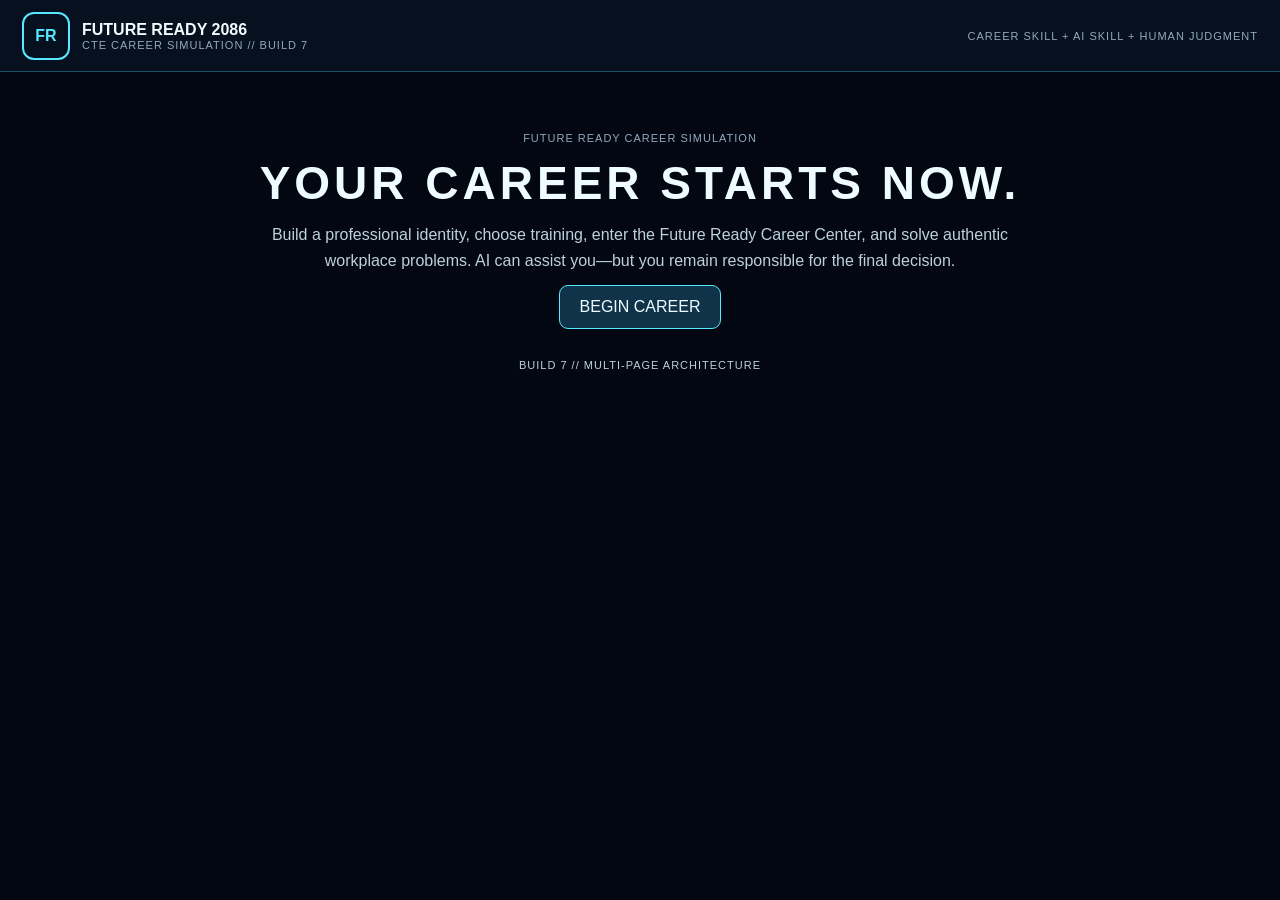
<file: index.html>
<!doctype html><html><head><meta charset="utf-8"><meta name="viewport" content="width=device-width,initial-scale=1"><title>Future Ready 2086</title><link rel="stylesheet" href="css/main.css"></head><body><div class="top"><div class="brand"><div class="logo">FR</div><div><b>FUTURE READY 2086</b><div class="sub">CTE CAREER SIMULATION // BUILD 7</div></div></div><div class="sub">CAREER SKILL + AI SKILL + HUMAN JUDGMENT</div></div><main class="hero"><div class="sub">FUTURE READY CAREER SIMULATION</div><h1>YOUR CAREER STARTS NOW.</h1><p>Build a professional identity, choose training, enter the Future Ready Career Center, and solve authentic workplace problems. AI can assist you—but you remain responsible for the final decision.</p><a class="btn" href="character.html">BEGIN CAREER</a><p class="sub" style="margin-top:28px">BUILD 7 // MULTI-PAGE ARCHITECTURE</p></main><script src="js/storage.js"></script></body></html>
</file>
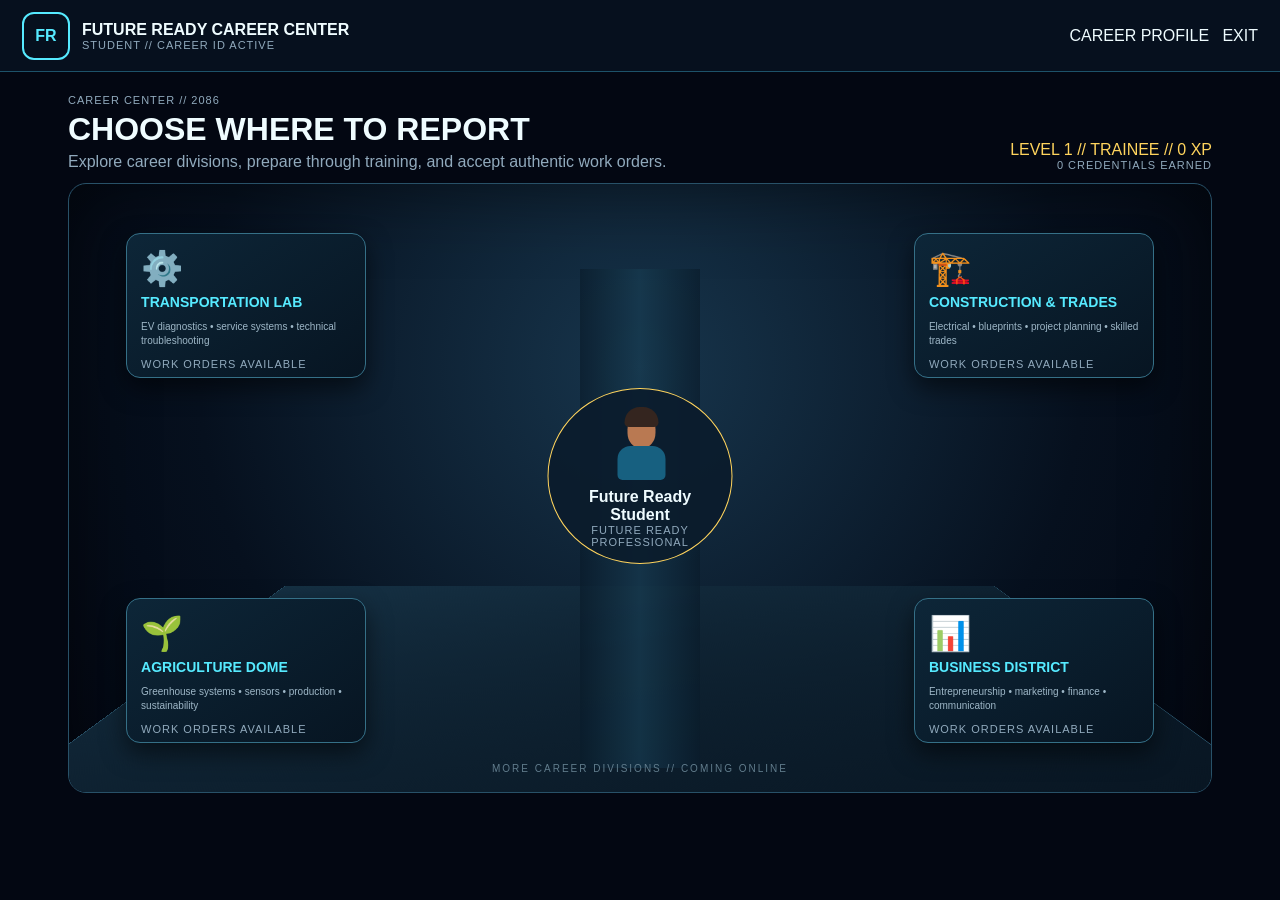
<file: career-center.html>
<!doctype html><html><head><meta charset="utf-8"><meta name="viewport" content="width=device-width,initial-scale=1"><title>Future Ready Career Center</title><link rel="stylesheet" href="css/main.css"><style>
body{overflow-x:hidden}.campus{max-width:1180px;margin:22px auto;padding:0 18px}.welcome{display:flex;justify-content:space-between;align-items:end;margin-bottom:12px}.map{position:relative;height:610px;border:1px solid #285168;border-radius:18px;overflow:hidden;background:radial-gradient(circle at 50% 30%,#17354c,#06101e 62%,#030712);box-shadow:inset 0 0 80px #0008}.floor{position:absolute;left:8%;right:8%;bottom:-100px;height:430px;background:linear-gradient(160deg,#153043,#07131f);transform:perspective(500px) rotateX(55deg);border:1px solid #285168}.hall{position:absolute;left:50%;top:14%;bottom:4%;width:120px;transform:translateX(-50%);background:linear-gradient(90deg,#0a1c2b,#173b50,#0a1c2b);opacity:.7}.room{position:absolute;width:240px;height:145px;border:1px solid #357087;border-radius:14px;background:linear-gradient(145deg,#0d2638,#071522);padding:14px;cursor:pointer;transition:.2s;box-shadow:0 10px 25px #0008}.room:hover{transform:scale(1.035);border-color:#56eaff;box-shadow:0 0 25px #56eaff22}.room .ico{font-size:34px}.room h3{margin:6px 0;color:#56eaff;font-size:14px}.room p{font-size:10px;color:#9eb7c7;line-height:1.4}.r1{left:5%;top:8%}.r2{right:5%;top:8%}.r3{left:5%;bottom:8%}.r4{right:5%;bottom:8%}.center{position:absolute;left:50%;top:48%;transform:translate(-50%,-50%);width:185px;text-align:center;padding:15px;border:1px solid #ffd45d;border-radius:50%;background:#0b1c2de8}.avatar{font-size:52px}.locked{opacity:.42;filter:saturate(.3)}.future{position:absolute;left:50%;bottom:3%;transform:translateX(-50%);font-size:10px;color:#617c8c;letter-spacing:2px}.status{font-size:11px;color:#62ffad}
</style></head><body>
<div class="top"><div class="brand"><div class="logo">FR</div><div><b>FUTURE READY CAREER CENTER</b><div class="sub" id="who">CAREER ID ACTIVE</div></div></div><div><a href="profile.html">CAREER PROFILE</a> &nbsp; <a href="index.html">EXIT</a></div></div>
<div class="campus"><div class="welcome"><div><div class="sub">CAREER CENTER // 2086</div><h1 style="margin:5px 0">CHOOSE WHERE TO REPORT</h1><div class="muted">Explore career divisions, prepare through training, and accept authentic work orders.</div></div><div style="text-align:right"><div class="status" id="status"></div><div class="yellow" id="levelStatus"></div><div class="sub" id="credentialStatus"></div></div></div>
<div class="map"><div class="floor"></div><div class="hall"></div>
<div class="room r1" onclick="enter('auto')"><div class="ico">⚙️</div><h3>TRANSPORTATION LAB</h3><p>EV diagnostics • service systems • technical troubleshooting</p><div class="sub" id="autoStatus">WORK ORDERS AVAILABLE</div></div>
<div class="room r2" onclick="enter('construction')"><div class="ico">🏗️</div><h3>CONSTRUCTION & TRADES</h3><p>Electrical • blueprints • project planning • skilled trades</p><div class="sub" id="constructionStatus">WORK ORDERS AVAILABLE</div></div>
<div class="room r3" onclick="enter('ag')"><div class="ico">🌱</div><h3>AGRICULTURE DOME</h3><p>Greenhouse systems • sensors • production • sustainability</p><div class="sub" id="agStatus">WORK ORDERS AVAILABLE</div></div>
<div class="room r4" onclick="enter('business')"><div class="ico">📊</div><h3>BUSINESS DISTRICT</h3><p>Entrepreneurship • marketing • finance • communication</p><div class="sub" id="businessStatus">WORK ORDERS AVAILABLE</div></div>
<div class="center"><div id="miniAvatar" style="width:62px;height:78px;margin:0 auto 6px;position:relative"><div id="miniHair" style="position:absolute;left:15px;top:3px;width:34px;height:20px;border-radius:20px 20px 6px 6px;background:#34251f;z-index:2"></div><div id="miniHead" style="position:absolute;left:18px;top:10px;width:28px;height:34px;border-radius:45%;background:#b97952"></div><div id="miniBody" style="position:absolute;left:8px;top:42px;width:48px;height:34px;border-radius:13px 13px 5px 5px;background:#176080"></div><div id="miniHelmet" style="display:none;position:absolute;left:12px;top:0;width:42px;height:15px;background:#ffd45d;border-radius:20px 20px 4px 4px;z-index:4"></div></div><b id="student">STUDENT</b><div class="sub">FUTURE READY PROFESSIONAL</div></div>
<div class="future">MORE CAREER DIVISIONS // COMING ONLINE</div></div></div>
<script src="js/storage.js"></script><script>
let p=FR.get();let lv=FR.level(p.xp||0);levelStatus.textContent="LEVEL "+lv+" // "+FR.levelName(lv).toUpperCase()+" // "+(p.xp||0)+" XP";credentialStatus.textContent=(p.credentials||[]).length+" CREDENTIALS EARNED";student.textContent=p.name||"Future Ready Student";let av=p.avatar||{};miniHead.style.background=av.skin||"#b97952";miniHair.style.background=av.hair||"#34251f";miniBody.style.background=av.shirt||"#176080";miniHair.style.display=av.hairStyle==="none"?"none":"block";miniHelmet.style.display=av.helmet?"block":"none";who.textContent=(p.name||"STUDENT").toUpperCase()+" // CAREER ID ACTIVE";let progress=p.progress||{},done=Object.keys(progress).length;status.textContent=done+" OF 4 CURRENT WORK ORDERS COMPLETED";
["auto","construction","ag","business"].forEach(k=>{if(progress[k]){let e=document.getElementById(k+"Status");e.textContent="✓ WORK ORDER COMPLETED";e.style.color="#62ffad"}});
function enter(id){FR.patch({career:id});location.href="training.html"}
</script></body></html>
</file>
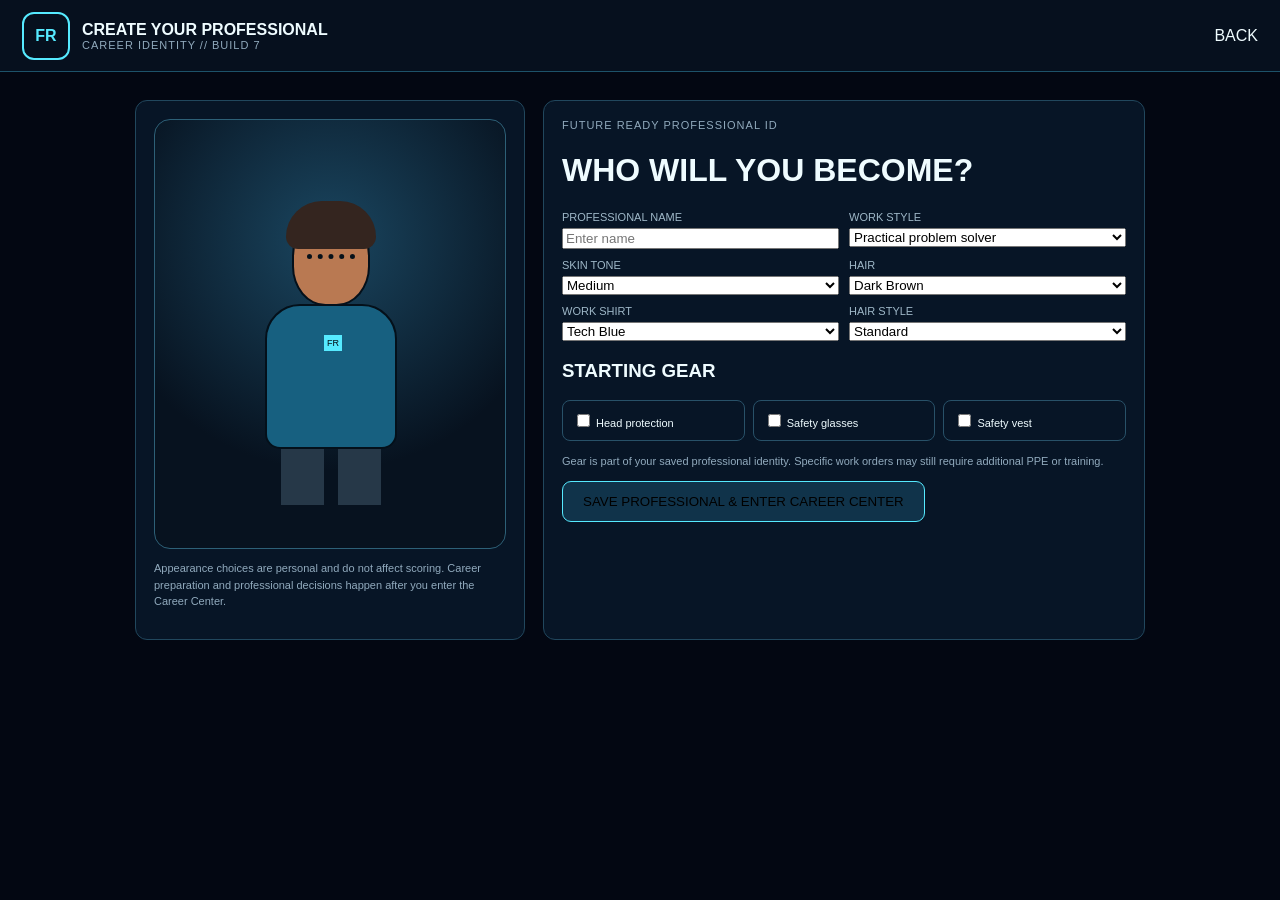
<file: character.html>
<!doctype html><html><head><meta charset="utf-8"><meta name="viewport" content="width=device-width,initial-scale=1"><title>Create Professional</title><link rel="stylesheet" href="css/main.css"><style>
.creator{max-width:1050px;margin:28px auto;display:grid;grid-template-columns:390px 1fr;gap:18px;padding:0 20px}.avatarStage{height:430px;border:1px solid #2d6077;border-radius:16px;background:radial-gradient(circle at 50% 28%,#1a4660,#07121f 65%);display:flex;justify-content:center;align-items:center}.person{width:190px;height:350px;position:relative}.head{position:absolute;left:57px;top:55px;width:78px;height:92px;border-radius:46% 46% 43% 43%;background:var(--skin,#b97952);border:2px solid #04101a}.hair{position:absolute;left:51px;top:42px;width:90px;height:48px;border-radius:50px 50px 17px 17px;background:var(--hair,#34251f);z-index:3}.body{position:absolute;left:30px;top:145px;width:132px;height:145px;border-radius:35px 35px 15px 15px;background:var(--shirt,#176080);border:2px solid #04101a}.legs{position:absolute;left:46px;top:278px;width:100px;height:68px;background:linear-gradient(90deg,#263848 0 43%,transparent 43% 57%,#263848 57%);}.eyes{position:absolute;left:72px;top:95px;width:48px;border-top:5px dotted #07111a;z-index:4}.helmet{display:none;position:absolute;left:46px;top:35px;width:100px;height:37px;background:#ffd45d;border-radius:55px 55px 10px 10px;z-index:6}.glasses{display:none;position:absolute;left:65px;top:93px;width:62px;height:18px;border:3px solid #9eeeff;border-radius:8px;z-index:7}.vest{display:none;position:absolute;left:43px;top:157px;width:106px;height:108px;border:5px solid #ffd45d;border-top:0;z-index:5}.badge{position:absolute;left:89px;top:176px;background:#56eaff;color:#031018;font-size:9px;padding:3px;z-index:6}.controls{display:grid;grid-template-columns:1fr 1fr;gap:10px}.controls label{font-size:11px;color:#9fb8c8}.controls input,.controls select{width:100%;margin-top:5px}.gear{display:grid;grid-template-columns:repeat(3,1fr);gap:8px;margin:12px 0}.gear label{border:1px solid #285168;border-radius:8px;padding:10px;font-size:11px}.note{font-size:11px;color:#91aabd;line-height:1.5}@media(max-width:800px){.creator{grid-template-columns:1fr}}
</style></head><body><div class="top"><div class="brand"><div class="logo">FR</div><div><b>CREATE YOUR PROFESSIONAL</b><div class="sub">CAREER IDENTITY // BUILD 7</div></div></div><a href="index.html">BACK</a></div>
<div class="creator"><div class="panel"><div class="avatarStage"><div class="person"><div class="legs"></div><div class="body"></div><div class="vest"></div><div class="head"></div><div class="hair"></div><div class="eyes"></div><div class="helmet"></div><div class="glasses"></div><div class="badge">FR</div></div></div><p class="note">Appearance choices are personal and do not affect scoring. Career preparation and professional decisions happen after you enter the Career Center.</p></div>
<div class="panel"><div class="sub">FUTURE READY PROFESSIONAL ID</div><h1>WHO WILL YOU BECOME?</h1><div class="controls">
<label>PROFESSIONAL NAME<input id="name" placeholder="Enter name"></label>
<label>WORK STYLE<select id="style"><option>Practical problem solver</option><option>Creative designer</option><option>Analytical investigator</option><option>Team leader</option></select></label>
<label>SKIN TONE<select id="skin"><option value="#f1c7a5">Light</option><option value="#d49a72">Medium Light</option><option value="#b97952">Medium</option><option value="#875637">Medium Dark</option><option value="#5b3828">Dark</option></select></label>
<label>HAIR<select id="hair"><option value="#171717">Black</option><option value="#34251f">Dark Brown</option><option value="#8b4b32">Auburn</option><option value="#d1aa62">Blond</option><option value="#777777">Gray</option></select></label>
<label>WORK SHIRT<select id="shirt"><option value="#176080">Tech Blue</option><option value="#315b3d">Field Green</option><option value="#65384d">Burgundy</option><option value="#444b55">Charcoal</option><option value="#704d22">Work Tan</option></select></label>
<label>HAIR STYLE<select id="hairStyle"><option value="standard">Standard</option><option value="short">Short</option><option value="full">Full</option><option value="none">No visible hair</option></select></label></div>
<h3>STARTING GEAR</h3><div class="gear"><label><input id="helmetChk" type="checkbox"> Head protection</label><label><input id="glassesChk" type="checkbox"> Safety glasses</label><label><input id="vestChk" type="checkbox"> Safety vest</label></div>
<p class="note">Gear is part of your saved professional identity. Specific work orders may still require additional PPE or training.</p><button class="btn" type="button" id="save">SAVE PROFESSIONAL & ENTER CAREER CENTER</button></div></div>
<script src="js/storage.js"></script><script>
document.addEventListener("DOMContentLoaded",function(){
 const $=id=>document.getElementById(id);
 const els={name:$("name"),style:$("style"),skin:$("skin"),hair:$("hair"),shirt:$("shirt"),hairStyle:$("hairStyle"),helmet:$("helmetChk"),glasses:$("glassesChk"),vest:$("vestChk"),save:$("save")};
 let p=FR.get()||{},av=p.avatar||{};
 els.name.value=p.name||""; els.style.value=p.style||"Practical problem solver";
 els.skin.value=av.skin||"#b97952"; els.hair.value=av.hair||"#34251f"; els.shirt.value=av.shirt||"#176080"; els.hairStyle.value=av.hairStyle||"standard";
 els.helmet.checked=!!av.helmet; els.glasses.checked=!!av.glasses; els.vest.checked=!!av.vest;
 function render(){
  document.documentElement.style.setProperty("--skin",els.skin.value);
  document.documentElement.style.setProperty("--hair",els.hair.value);
  document.documentElement.style.setProperty("--shirt",els.shirt.value);
  document.querySelector(".helmet").style.display=els.helmet.checked?"block":"none";
  document.querySelector(".glasses").style.display=els.glasses.checked?"block":"none";
  document.querySelector(".vest").style.display=els.vest.checked?"block":"none";
  let h=document.querySelector(".hair"); h.style.display=els.hairStyle.value==="none"?"none":"block";
  h.style.height=els.hairStyle.value==="short"?"28px":els.hairStyle.value==="full"?"60px":"48px";
 }
 [els.skin,els.hair,els.shirt,els.hairStyle,els.helmet,els.glasses,els.vest].forEach(x=>x.addEventListener("change",render)); render();
 els.save.addEventListener("click",function(){
  const data={name:els.name.value.trim()||"Future Ready Student",style:els.style.value,avatar:{skin:els.skin.value,hair:els.hair.value,shirt:els.shirt.value,hairStyle:els.hairStyle.value,helmet:els.helmet.checked,glasses:els.glasses.checked,vest:els.vest.checked}};
  try{
   FR.patch(data);
   const check=FR.get();
   if(!check || !check.avatar) throw new Error("Profile did not persist");
   window.location.href="career-center.html";
  }catch(err){
   alert("Your professional could not be saved. Please make sure browser storage is enabled, then try again.\n\n"+err.message);
   console.error(err);
  }
 });
});
</script></body></html>
</file>
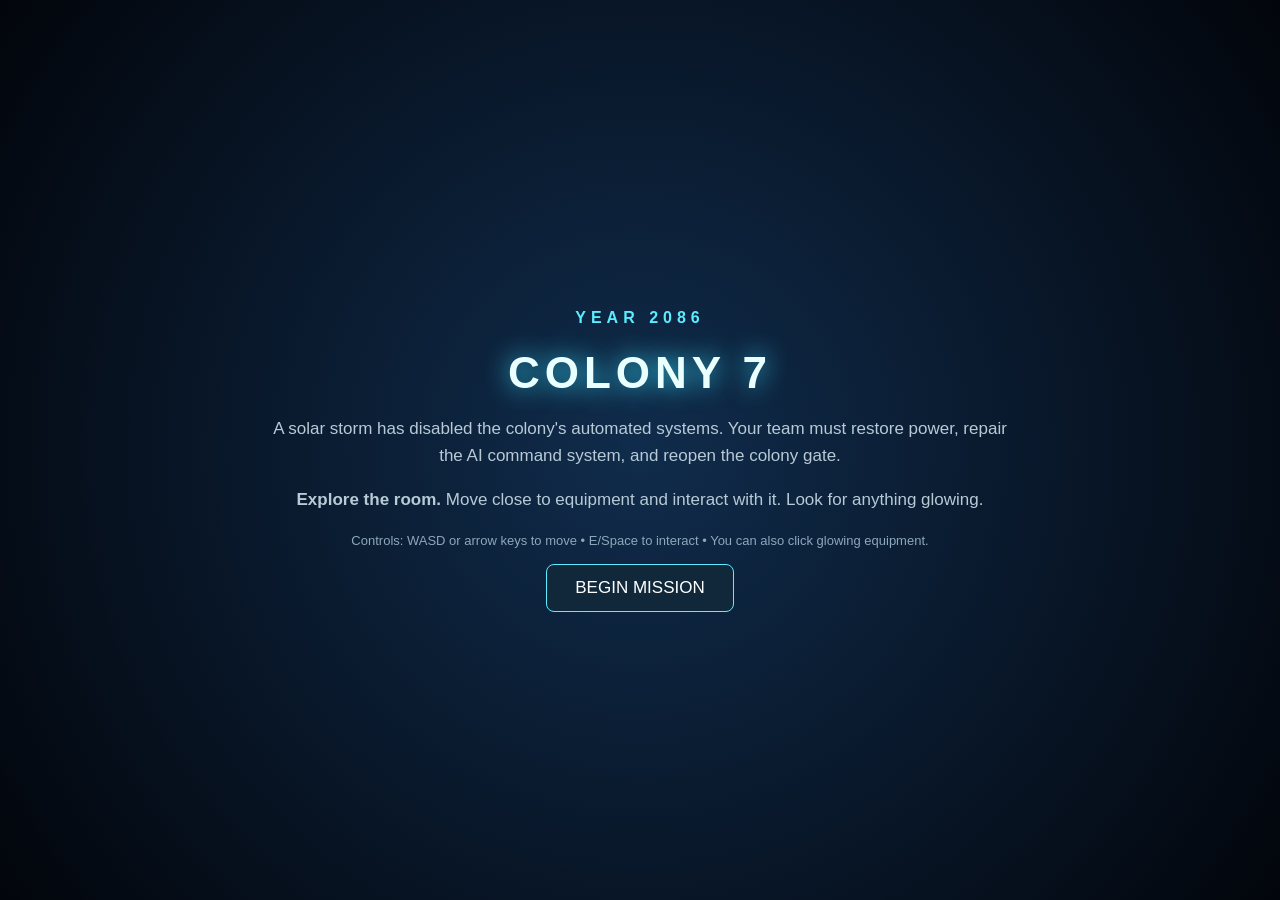
<file: Future_Ready_2086_v2.html>
<!DOCTYPE html>
<html lang="en">
<head>
<meta charset="UTF-8">
<meta name="viewport" content="width=device-width,initial-scale=1.0">
<title>Future Ready 2086: Colony 7</title>
<style>
  :root{
    --bg:#050914; --panel:#0b1426; --panel2:#101f36; --cyan:#5cecff;
    --green:#62ffb0; --yellow:#ffd85c; --red:#ff6577; --text:#eaf8ff; --muted:#8da7bb;
  }
  *{box-sizing:border-box}
  body{margin:0;background:radial-gradient(circle at 50% 0,#142745 0,#060b16 48%,#02050b 100%);
       color:var(--text);font-family:Inter,Arial,sans-serif;overflow:hidden}
  #app{height:100vh;display:grid;grid-template-rows:72px 1fr 70px}
  header{display:flex;align-items:center;justify-content:space-between;padding:10px 20px;
    background:rgba(5,11,24,.94);border-bottom:1px solid #1f7890;box-shadow:0 0 25px #0ce2ff22}
  .brand{display:flex;gap:13px;align-items:center}.logo{width:46px;height:46px;border:2px solid var(--cyan);
    border-radius:12px;display:grid;place-items:center;font-weight:900;color:var(--cyan);box-shadow:0 0 18px #5cecff55}
  .brand h1{font-size:18px;margin:0;letter-spacing:2px}.brand small{color:var(--muted)}
  .stats{display:flex;gap:12px}.stat{min-width:100px;padding:7px 12px;border:1px solid #1f5266;
    border-radius:10px;background:#091426;text-align:center}.stat b{display:block;color:var(--cyan);font-size:18px}
  main{display:grid;grid-template-columns:260px 1fr 285px;min-height:0}
  aside{padding:15px;background:#07101fdd;border-right:1px solid #173c51;overflow:auto}
  aside.right{border-right:0;border-left:1px solid #173c51}
  h2{font-size:13px;letter-spacing:2px;color:var(--cyan);margin:5px 0 12px}
  .mission{padding:12px;border-radius:10px;background:#0d1b30;border:1px solid #21445b;margin-bottom:10px}
  .mission.active{border-color:var(--cyan);box-shadow:0 0 12px #5cecff22}.mission.done{border-color:#2f8c67;opacity:.75}
  .mission strong{display:block;font-size:13px;margin-bottom:5px}.mission span{font-size:11px;color:var(--muted)}
  #gameWrap{position:relative;min-width:0;min-height:0;background:#02050a}
  canvas{display:block;width:100%;height:100%;cursor:crosshair}
  #hint{position:absolute;left:50%;bottom:18px;transform:translateX(-50%);padding:9px 15px;
    background:#06111de8;border:1px solid var(--cyan);border-radius:8px;color:white;font-size:13px;display:none}
  .inventory{display:grid;grid-template-columns:1fr 1fr;gap:8px}
  .slot{height:72px;border:1px dashed #315a70;border-radius:8px;background:#0a1727;display:flex;
    align-items:center;justify-content:center;text-align:center;padding:5px;font-size:11px;color:var(--muted)}
  .slot.filled{border-style:solid;border-color:var(--green);color:white;background:#0b2a27}
  .log{font-size:11px;color:#a7bfd0;line-height:1.5}.log div{padding:5px 0;border-bottom:1px solid #132a3b}
  footer{display:flex;align-items:center;gap:18px;padding:8px 20px;background:#06101e;border-top:1px solid #173c51}
  .bar{height:8px;flex:1;background:#132235;border-radius:10px;overflow:hidden}.bar i{display:block;height:100%;width:0;background:linear-gradient(90deg,#36d8ff,#62ffb0);transition:.5s}
  button{border:1px solid #39758b;background:#10283a;color:white;border-radius:8px;padding:9px 12px;cursor:pointer}
  button:hover{border-color:var(--cyan);background:#153a50}
  .modal{position:fixed;inset:0;background:#01040bd9;display:none;align-items:center;justify-content:center;z-index:20;padding:20px}
  .modal.open{display:flex}.card{width:min(680px,94vw);max-height:88vh;overflow:auto;background:#09172a;
    border:1px solid var(--cyan);border-radius:16px;padding:22px;box-shadow:0 0 50px #31dfff33}
  .card h3{margin-top:0;color:var(--cyan);letter-spacing:1px}.card p,.card li{color:#bcd0dd;line-height:1.5}
  textarea{width:100%;height:140px;background:#040b15;border:1px solid #315a70;color:white;border-radius:9px;padding:12px;font:14px Arial}
  .actions{display:flex;gap:10px;justify-content:flex-end;margin-top:15px}.score{font-size:36px;color:var(--green);font-weight:900}
  .tag{display:inline-block;padding:4px 7px;border:1px solid #315a70;border-radius:6px;margin:3px;font-size:11px}
  #start{display:flex;background:radial-gradient(circle,#102c4c,#02050b)}
  .intro{text-align:center;max-width:760px}.intro h1{font-size:44px;letter-spacing:5px;margin:0;color:#eaffff;text-shadow:0 0 25px #39dfff}
  .intro h4{color:var(--cyan);letter-spacing:5px}.intro p{font-size:17px;line-height:1.6;color:#b7cad6}
  .intro button{font-size:17px;padding:13px 28px;border-color:var(--cyan)}
  @media(max-width:900px){main{grid-template-columns:190px 1fr}.right{display:none}.stats .stat:nth-child(n+3){display:none}}
</style>
</head>
<body>
<div id="app">
<header>
  <div class="brand"><div class="logo">FR</div><div><h1>FUTURE READY 2086</h1><small>COLONY 7 // TRAINING SIMULATION</small></div></div>
  <div class="stats"><div class="stat"><b id="energy">20</b>ENERGY</div><div class="stat"><b id="credits">0</b>CREDITS</div><div class="stat"><b id="knowledge">0</b>KNOWLEDGE</div></div>
</header>
<main>
<aside>
  <h2>MISSION QUEUE</h2>
  <div id="m1" class="mission active"><strong>01 // RESTORE POWER</strong><span>Recover the battery, cable and solar controller.</span></div>
  <div id="m2" class="mission"><strong>02 // AI COMMAND</strong><span>Repair the maintenance AI with an effective prompt.</span></div>
  <div id="m3" class="mission"><strong>03 // OPEN THE GATE</strong><span>Use your restored systems to unlock the colony exit.</span></div>
  <h2 style="margin-top:22px">CONTROLS</h2>
  <div class="log"><div>WASD / Arrow Keys — move</div><div>Mouse — select objects</div><div>E / Space — interact nearby</div></div>
</aside>
<div id="gameWrap"><canvas id="game"></canvas><div id="hint"></div></div>
<aside class="right">
  <h2>INVENTORY</h2><div class="inventory" id="inventory"></div>
  <h2 style="margin-top:22px">SYSTEM LOG</h2><div class="log" id="log"><div>06:42 // Emergency protocol initiated.</div><div>06:43 // Colony power at 20%.</div></div>
</aside>
</main>
<footer><b>COLONY RESTORATION</b><div class="bar"><i id="progress"></i></div><span id="pct">0%</span><button id="resetBtn" type="button">RESET</button></footer>
</div>

<div class="modal open" id="start">
 <div class="intro"><h4>YEAR 2086</h4><h1>COLONY 7</h1>
 <p>A solar storm has disabled the colony's automated systems. Your team must restore power, repair the AI command system, and reopen the colony gate.</p>
 <p><b>Explore the room.</b> Move close to equipment and interact with it. Look for anything glowing.</p>
 <p style="font-size:13px;color:#8da7bb">Controls: WASD or arrow keys to move • E/Space to interact • You can also click glowing equipment.</p>
 <button id="beginMissionBtn" type="button">BEGIN MISSION</button></div>
</div>

<div class="modal" id="terminal">
 <div class="card"><h3>AI MAINTENANCE TERMINAL</h3>
 <p>The colony AI received this ineffective instruction:</p>
 <p style="padding:10px;background:#050b14;border-left:3px solid var(--red)">"Tell me how to fix the robot."</p>
 <p>Rewrite it as a strong prompt. Include a <b>role</b>, a clear <b>task</b>, useful <b>context</b>, <b>constraints</b>, and the desired <b>output format</b>.</p>
 <div><span class="tag">ROLE</span><span class="tag">TASK</span><span class="tag">CONTEXT</span><span class="tag">CONSTRAINTS</span><span class="tag">OUTPUT</span></div>
 <textarea id="promptText" placeholder="Example: Act as a robotics engineer..."></textarea>
 <div id="promptResult"></div>
 <div class="actions"><button onclick="closeModal('terminal')">CANCEL</button><button onclick="scorePrompt()">ANALYZE PROMPT</button></div>
 </div>
</div>

<div class="modal" id="generator">
 <div class="card"><h3>SOLAR GENERATOR</h3><p id="genText"></p><div class="actions"><button onclick="closeModal('generator')">CLOSE</button><button id="repairBtn" onclick="repairGenerator()">INSTALL COMPONENTS</button></div></div>
</div>

<div class="modal" id="victory">
 <div class="card" style="text-align:center"><h3>COLONY 7 RESTORED</h3><div style="font-size:70px">◈</div>
 <p>Power is stable. The maintenance AI is online. The colony gate is open.</p><div class="score" id="finalScore">100</div><p>FUTURE READY SCORE</p>
 <button onclick="resetGame()">PLAY AGAIN</button></div>
</div>

<script>
const canvas=document.getElementById('game'),ctx=canvas.getContext('2d'),wrap=document.getElementById('gameWrap');
let W=900,H=600,keys={},last=0;
let state={inventory:[],power:false,ai:false,gate:false,energy:20,credits:0,knowledge:0,promptScore:0};
let player={x:120,y:480,r:15,speed:210};
const objects=[
 {id:'battery',name:'Fusion Battery',x:.18,y:.24,w:54,h:44,type:'pickup',icon:'▣'},
 {id:'cable',name:'Power Cable',x:.52,y:.76,w:62,h:26,type:'pickup',icon:'〰'},
 {id:'controller',name:'Solar Controller',x:.76,y:.22,w:58,h:50,type:'pickup',icon:'⌁'},
 {id:'generator',name:'Solar Generator',x:.80,y:.63,w:100,h:86,type:'generator',icon:'⚡'},
 {id:'terminal',name:'AI Terminal',x:.45,y:.27,w:100,h:70,type:'terminal',icon:'AI'},
 {id:'gate',name:'Colony Gate',x:.91,y:.43,w:55,h:145,type:'gate',icon:'⇥'}
];
function resize(){const r=wrap.getBoundingClientRect();canvas.width=r.width*devicePixelRatio;canvas.height=r.height*devicePixelRatio;ctx.setTransform(devicePixelRatio,0,0,devicePixelRatio,0,0);W=r.width;H=r.height}
addEventListener('resize',resize);resize();
addEventListener('keydown',e=>{keys[e.key.toLowerCase()]=true;if((e.key==='e'||e.key===' ')&&!document.querySelector('.modal.open:not(#start)')) interactNearest()});
addEventListener('keyup',e=>keys[e.key.toLowerCase()]=false);
canvas.addEventListener('click',e=>{const r=canvas.getBoundingClientRect(),mx=e.clientX-r.left,my=e.clientY-r.top;
 let hit=objects.find(o=>!state.inventory.includes(o.id)&&Math.abs(mx-o.x*W)<o.w/2+15&&Math.abs(my-o.y*H)<o.h/2+15);
 if(hit) interact(hit,true);
});
function closeStart(){document.getElementById('start').classList.remove('open');log('Mission started. Search the habitat for power components.')}
function closeModal(id){document.getElementById(id).classList.remove('open')}
function log(t){const el=document.getElementById('log'),d=document.createElement('div');d.textContent=new Date().toLocaleTimeString([], {hour:'2-digit',minute:'2-digit'})+' // '+t;el.prepend(d)}
function near(o){return Math.hypot(player.x-o.x*W,player.y-o.y*H)<105}
function interactNearest(){let os=objects.filter(o=>!state.inventory.includes(o.id)&&near(o));if(os.length) interact(os.sort((a,b)=>Math.hypot(player.x-a.x*W,player.y-a.y*H)-Math.hypot(player.x-b.x*W,player.y-b.y*H))[0])}
function interact(o,mouse=false){
 if(o.type==='pickup'){if(!mouse&&!near(o))return; state.inventory.push(o.id);state.credits+=10;log('Recovered '+o.name+'.');updateUI();return}
 if(!mouse&&!near(o))return;
 if(o.type==='generator'){document.getElementById('generator').classList.add('open');let missing=['battery','cable','controller'].filter(x=>!state.inventory.includes(x));
 document.getElementById('genText').textContent=state.power?'Generator online. Colony power is stable.':missing.length?'Missing components: '+missing.map(x=>objects.find(o=>o.id===x).name).join(', ')+'.':'All components detected. Install them to restore power.';
 document.getElementById('repairBtn').style.display=state.power||missing.length?'none':'inline-block'}
 if(o.type==='terminal'){if(!state.power){log('AI Terminal has no power.');flashHint('RESTORE POWER FIRST');return} if(state.ai){flashHint('AI SYSTEM ONLINE');return} document.getElementById('terminal').classList.add('open')}
 if(o.type==='gate'){if(state.power&&state.ai){state.gate=true;state.credits+=50;log('Colony gate opened. Mission complete.');updateUI();setTimeout(()=>document.getElementById('victory').classList.add('open'),500)}else flashHint('GATE LOCKED — RESTORE POWER + AI')}
}
function repairGenerator(){state.power=true;state.energy=100;state.credits+=30;state.knowledge+=20;closeModal('generator');log('Solar generator restored. AI terminal now available.');updateUI()}
function scorePrompt(){
 const t=document.getElementById('promptText').value.toLowerCase();let score=0,found=[];
 const tests=[
  ['ROLE',/(act as|you are|expert|engineer|technician|specialist)/],
  ['TASK',/(repair|diagnose|fix|troubleshoot|restore|identify)/],
  ['CONTEXT',/(robot|colony|maintenance|model|system|symptom|power)/],
  ['CONSTRAINTS',/(must|do not|only|limit|safe|without|constraint|avoid|step)/],
  ['OUTPUT',/(list|table|steps|checklist|format|bullet|procedure|response)/]
 ];
 tests.forEach(([n,r])=>{if(r.test(t)){score+=20;found.push(n)}});
 if(t.trim().length<50)score=Math.min(score,40);
 document.getElementById('promptResult').innerHTML='<p>Prompt Engineering Score: <span class="score">'+score+'</span>/100</p><p>Detected: '+(found.join(' • ')||'none yet')+'</p>';
 if(score>=80){state.ai=true;state.promptScore=score;state.knowledge+=score;state.credits+=40;log('AI command system restored with a '+score+'/100 prompt.');updateUI();setTimeout(()=>closeModal('terminal'),1000)}
}
function updateUI(){
 document.getElementById('energy').textContent=state.energy;document.getElementById('credits').textContent=state.credits;document.getElementById('knowledge').textContent=state.knowledge;
 const inv=document.getElementById('inventory');inv.innerHTML='';
 ['battery','cable','controller','core'].forEach(id=>{let d=document.createElement('div'),o=objects.find(x=>x.id===id);d.className='slot '+(state.inventory.includes(id)?'filled':'');d.textContent=state.inventory.includes(id)?(o?o.name:'AI Core'):'EMPTY SLOT';inv.appendChild(d)});
 let progress=(state.power?45:0)+(state.ai?40:0)+(state.gate?15:0);document.getElementById('progress').style.width=progress+'%';document.getElementById('pct').textContent=progress+'%';
 document.getElementById('m1').className='mission '+(state.power?'done':'active');document.getElementById('m2').className='mission '+(state.ai?'done':state.power?'active':'');document.getElementById('m3').className='mission '+(state.gate?'done':state.ai?'active':'');
 document.getElementById('finalScore').textContent=Math.round((state.promptScore||80)*.6+40);
 localStorage.setItem('futureReady2086',JSON.stringify(state));
}
function flashHint(t){let h=document.getElementById('hint');h.textContent=t;h.style.display='block';clearTimeout(h._t);h._t=setTimeout(()=>h.style.display='none',1600)}
function resetGame(){localStorage.removeItem('futureReady2086');location.reload()}
function draw(){
 ctx.clearRect(0,0,W,H);
 let g=ctx.createLinearGradient(0,0,0,H);g.addColorStop(0,'#0a1830');g.addColorStop(1,'#030914');ctx.fillStyle=g;ctx.fillRect(0,0,W,H);
 ctx.strokeStyle='#17344a';ctx.lineWidth=1;
 for(let x=0;x<W;x+=50){ctx.beginPath();ctx.moveTo(x,0);ctx.lineTo(x,H);ctx.stroke()}
 for(let y=0;y<H;y+=50){ctx.beginPath();ctx.moveTo(0,y);ctx.lineTo(W,y);ctx.stroke()}
 // room fixtures
 ctx.fillStyle='#0b2032';ctx.fillRect(W*.06,H*.08,W*.88,18);ctx.fillRect(W*.06,H*.88,W*.88,18);
 ctx.fillStyle=state.power?'#123e43':'#182331';ctx.fillRect(W*.12,H*.42,W*.25,H*.18);ctx.fillRect(W*.58,H*.40,W*.20,H*.16);
 ctx.fillStyle=state.power?'#5cecff':'#26394a';for(let i=0;i<7;i++)ctx.fillRect(W*(.13+i*.11),H*.10,50,4);
 objects.forEach(o=>{
  if(state.inventory.includes(o.id))return;
  let x=o.x*W,y=o.y*H,active=(o.type==='terminal'&&state.power&&!state.ai)||(o.type==='generator'&&!state.power)||(o.type==='gate'&&state.ai)||o.type==='pickup';
  ctx.save();ctx.shadowBlur=active?22:4;ctx.shadowColor=active?'#5cecff':'#203848';ctx.fillStyle=o.type==='gate'?(state.gate?'#123f32':'#14283c'):'#10283a';
  ctx.strokeStyle=active?'#5cecff':'#315267';ctx.lineWidth=2;ctx.fillRect(x-o.w/2,y-o.h/2,o.w,o.h);ctx.strokeRect(x-o.w/2,y-o.h/2,o.w,o.h);
  ctx.shadowBlur=0;ctx.fillStyle=active?'#bff9ff':'#7893a6';ctx.font='bold 15px Arial';ctx.textAlign='center';ctx.textBaseline='middle';ctx.fillText(o.icon,x,y);
  ctx.font='10px Arial';ctx.fillStyle='#9bb4c5';ctx.fillText(o.name.toUpperCase(),x,y+o.h/2+13);ctx.restore();
 });
 // player
 ctx.save();ctx.shadowBlur=18;ctx.shadowColor='#62ffb0';ctx.fillStyle='#62ffb0';ctx.beginPath();ctx.arc(player.x,player.y,player.r,0,Math.PI*2);ctx.fill();
 ctx.shadowBlur=0;ctx.fillStyle='#06120f';ctx.beginPath();ctx.arc(player.x,player.y,7,0,Math.PI*2);ctx.fill();ctx.restore();
 let n=objects.find(o=>!state.inventory.includes(o.id)&&near(o));let h=document.getElementById('hint');
 if(n&&!document.querySelector('.modal.open')){h.textContent='E / SPACE — INTERACT: '+n.name.toUpperCase();h.style.display='block'}else if(!h._t)h.style.display='none';
}
function loop(ts){let dt=Math.min((ts-last)/1000,.03);last=ts;if(!document.querySelector('.modal.open')){
 let dx=(keys.d||keys.arrowright?1:0)-(keys.a||keys.arrowleft?1:0),dy=(keys.s||keys.arrowdown?1:0)-(keys.w||keys.arrowup?1:0);
 if(dx||dy){let l=Math.hypot(dx,dy);player.x+=dx/l*player.speed*dt;player.y+=dy/l*player.speed*dt;player.x=Math.max(25,Math.min(W-25,player.x));player.y=Math.max(25,Math.min(H-25,player.y))}
 } draw();requestAnimationFrame(loop)}

// Robust controls for local-file / browser preview environments.
document.getElementById('beginMissionBtn').addEventListener('click', function(e){
  e.preventDefault();
  closeStart();
  canvas.focus();
});
document.getElementById('resetBtn').addEventListener('click', function(e){
  e.preventDefault();
  resetGame();
});
canvas.setAttribute('tabindex','0');

updateUI();requestAnimationFrame(loop);
</script>
</body>
</html>
</file>
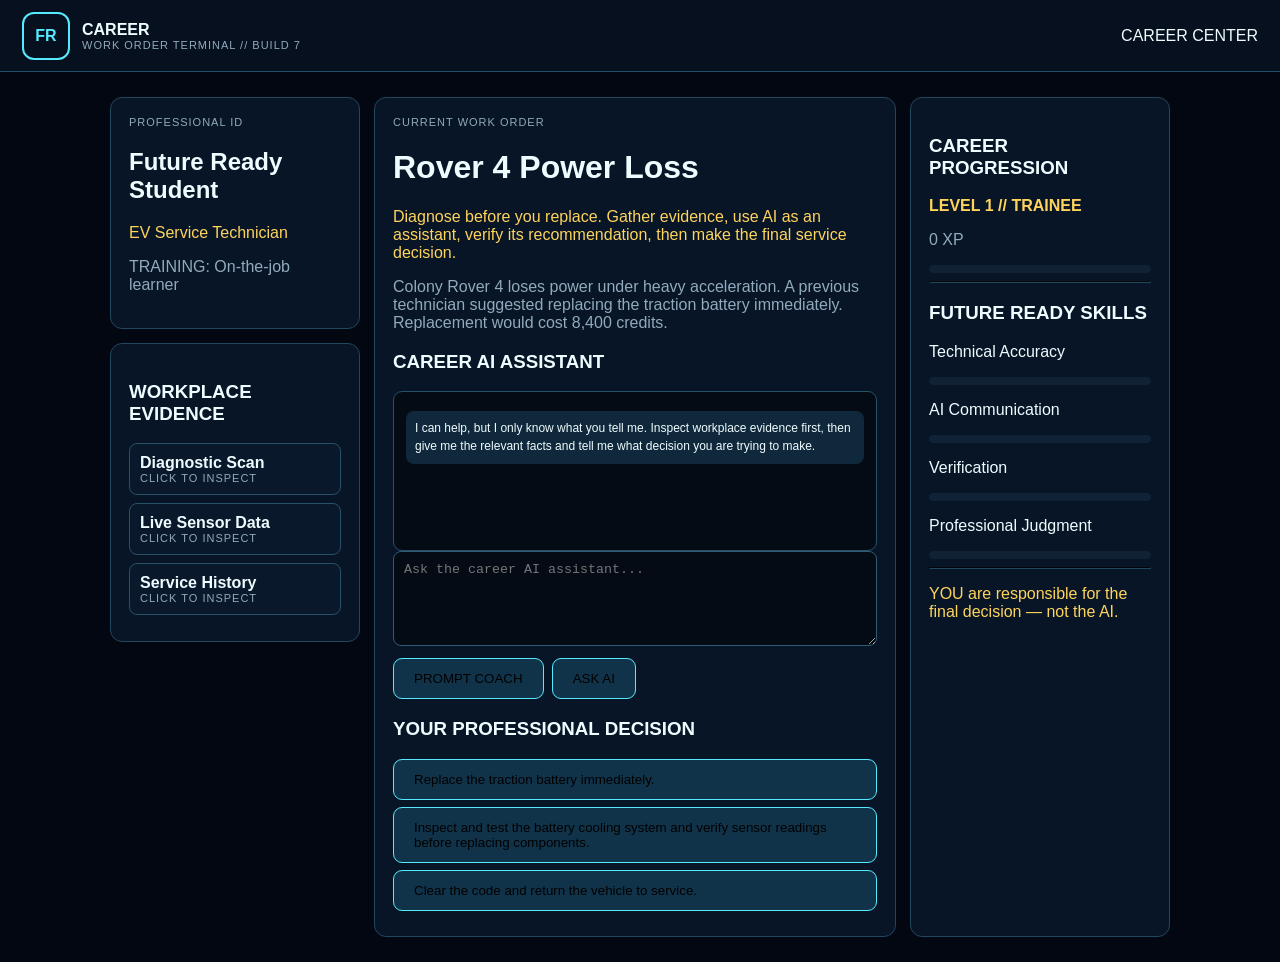
<file: mission.html>
<!doctype html><html><head><meta charset="utf-8"><meta name="viewport" content="width=device-width,initial-scale=1"><title>Future Ready Work Order</title><link rel="stylesheet" href="css/main.css"><style>.mission{display:grid;grid-template-columns:250px 1fr 260px;gap:14px}.evidence{padding:10px;border:1px solid #285168;border-radius:8px;margin:8px 0;cursor:pointer;background:#09192b}.evidence.seen{border-color:#62ffad}.chat{min-height:160px;background:#040b15;border:1px solid #285168;border-radius:9px;padding:12px}.bubble{padding:9px;margin:7px 0;border-radius:8px;background:#10283b;font-size:12px;line-height:1.45}.user{background:#12362f;margin-left:12%}textarea{width:100%;height:95px;background:#040b15;color:white;border:1px solid #315b72;border-radius:8px;padding:10px}.choice{display:block;width:100%;text-align:left;margin:7px 0}.meter{height:8px;background:#102235;border-radius:8px;overflow:hidden}.meter i{display:block;height:100%;background:#62ffad;width:0}.report{display:none;border:1px solid #56eaff;margin-top:15px}.report.open{display:block}@media(max-width:900px){.mission{grid-template-columns:1fr}}</style></head><body><div class="top"><div class="brand"><div class="logo">FR</div><div><b id="division">CAREER DIVISION</b><div class="sub">WORK ORDER TERMINAL // BUILD 7</div></div></div><a href="career-center.html">CAREER CENTER</a></div><div class="wrap mission"><div><div class="panel"><div class="sub">PROFESSIONAL ID</div><h2 id="student"></h2><p class="yellow" id="role"></p><p class="muted" id="training"></p></div><div class="panel" style="margin-top:14px"><h3>WORKPLACE EVIDENCE</h3><div id="evidence"></div></div></div><div class="panel"><div class="sub">CURRENT WORK ORDER</div><h1 id="title"></h1><p id="objective" class="yellow"></p><p id="scenario" class="muted"></p><h3>CAREER AI ASSISTANT</h3><div class="chat" id="chat"><div class="bubble">I can help, but I only know what you tell me. Inspect workplace evidence first, then give me the relevant facts and tell me what decision you are trying to make.</div></div><textarea id="prompt" placeholder="Ask the career AI assistant..."></textarea><div style="display:flex;gap:8px;margin-top:8px"><button class="btn" id="coach">PROMPT COACH</button><button class="btn" id="ask">ASK AI</button></div><p id="feedback" class="muted"></p><h3>YOUR PROFESSIONAL DECISION</h3><div id="choices"></div><div class="panel report" id="report"><h2 id="result"></h2><p id="lesson"></p><a class="btn" href="career-center.html">RETURN TO CAREER CENTER</a></div></div><div class="panel"><h3>CAREER PROGRESSION</h3><p><b id="levelName" class="yellow">TRAINEE</b></p><p id="xpReadout" class="muted">0 XP</p><div class="meter"><i id="xpBar"></i></div><hr style="border-color:#21475d"><h3>FUTURE READY SKILLS</h3><p>Technical Accuracy</p><div class="meter"><i id="tech"></i></div><p>AI Communication</p><div class="meter"><i id="ai"></i></div><p>Verification</p><div class="meter"><i id="verify"></i></div><p>Professional Judgment</p><div class="meter"><i id="judge"></i></div><hr style="border-color:#21475d"><p class="yellow">YOU are responsible for the final decision — not the AI.</p></div></div><script src="js/storage.js"></script><script>
let p=FR.get(),d,seen=new Set(),aiScore=0,asked=false;
student.textContent=p.name||"Future Ready Student";function showXP(){let q=FR.get(),lv=FR.level(q.xp||0),floor=[0,0,200,500,900][lv]||0,next=FR.nextXP(lv);levelName.textContent="LEVEL "+lv+" // "+FR.levelName(lv).toUpperCase();xpReadout.textContent=(q.xp||0)+" XP";xpBar.style.width=(lv>=4?100:Math.max(0,Math.min(100,((q.xp||0)-floor)/(next-floor)*100)))+"%"}showXP();training.textContent="TRAINING: "+((p.training||[]).join(" • ")||"On-the-job learner");
fetch("data/scenarios.json").then(r=>r.json()).then(all=>{d=all[p.career]||all.auto;division.textContent=(p.career||"career").toUpperCase();role.textContent=d.role;title.textContent=d.title;objective.textContent=d.objective;scenario.textContent=d.scenario;d.evidence.forEach((e,i)=>{let x=document.createElement("div");x.className="evidence";x.innerHTML="<b>"+e[0]+"</b><div class='sub'>CLICK TO INSPECT</div>";x.onclick=()=>{seen.add(i);x.classList.add("seen");x.innerHTML="<b>"+e[0]+"</b><p class='muted'>"+e[1]+"</p>";verify.style.width=Math.round(seen.size/3*100)+"%"};evidence.appendChild(x)});d.choices.forEach(c=>{let b=document.createElement("button");b.className="btn choice";b.textContent=c[0];b.onclick=()=>decide(c[1]);choices.appendChild(b)})});
coach.onclick=()=>feedback.innerHTML=(p.training||[]).some(x=>x.toLowerCase().includes("ai"))?"🎓 TRAINING APPLIED: State your <b>goal</b>, include measured <b>evidence</b>, identify important <b>constraints</b>, and request an actionable <b>output</b>. Then verify it.":"Tell AI what you need to decide, include the evidence you gathered, state important limits, and ask for a useful format.";
ask.onclick=()=>{let t=prompt.value.trim(),low=t.toLowerCase();if(t.length<15){feedback.textContent="Give the AI more workplace information first.";return}let hits=d.keywords.filter(k=>low.includes(k)).length;aiScore=Math.min(100,hits*15+(/diagnos|analy|recommend|plan|evaluate|review|identify|determine/.test(low)?20:0)+(/steps|list|procedure|checklist|plan|recommendation/.test(low)?15:0)+(t.length>100?10:0));ai.style.width=aiScore+"%";asked=true;chat.innerHTML+='<div class="bubble user">'+t.replace(/[<>]/g,"")+'</div><div class="bubble">'+(seen.size<2||hits<1?"I need more specific evidence before I can give you a useful workplace recommendation.":d.ai)+'</div>';feedback.textContent=aiScore>=70?"Strong workplace request. Now verify the recommendation before acting.":"Improve the request by including more measured evidence and a clearer goal."};
function decide(ok){let v=Math.round(seen.size/3*100),technical=ok?(seen.size>=2?100:75):35,judgment=ok?(seen.size>=2?100:70):25;tech.style.width=technical+"%";verify.style.width=v+"%";judge.style.width=judgment+"%";if(!asked){aiScore=20;ai.style.width="20%"}result.textContent=ok?"WORK ORDER COMPLETE":"DECISION REVIEW";lesson.textContent=d.lesson+" Scores — Technical "+technical+"%, AI Communication "+aiScore+"%, Verification "+v+"%, Professional Judgment "+judgment+"%.";report.classList.add("open");let award=FR.award(p.career,{technical,ai:aiScore,verification:v,judgment});showXP();let q=FR.get(),cred=(q.credentials||[]).slice(-1)[0];lesson.textContent+="  +"+award.gain+" XP earned."+((award.avg>=80&&cred)?" Credential progress: "+cred+".":"");}
</script></body></html>
</file>
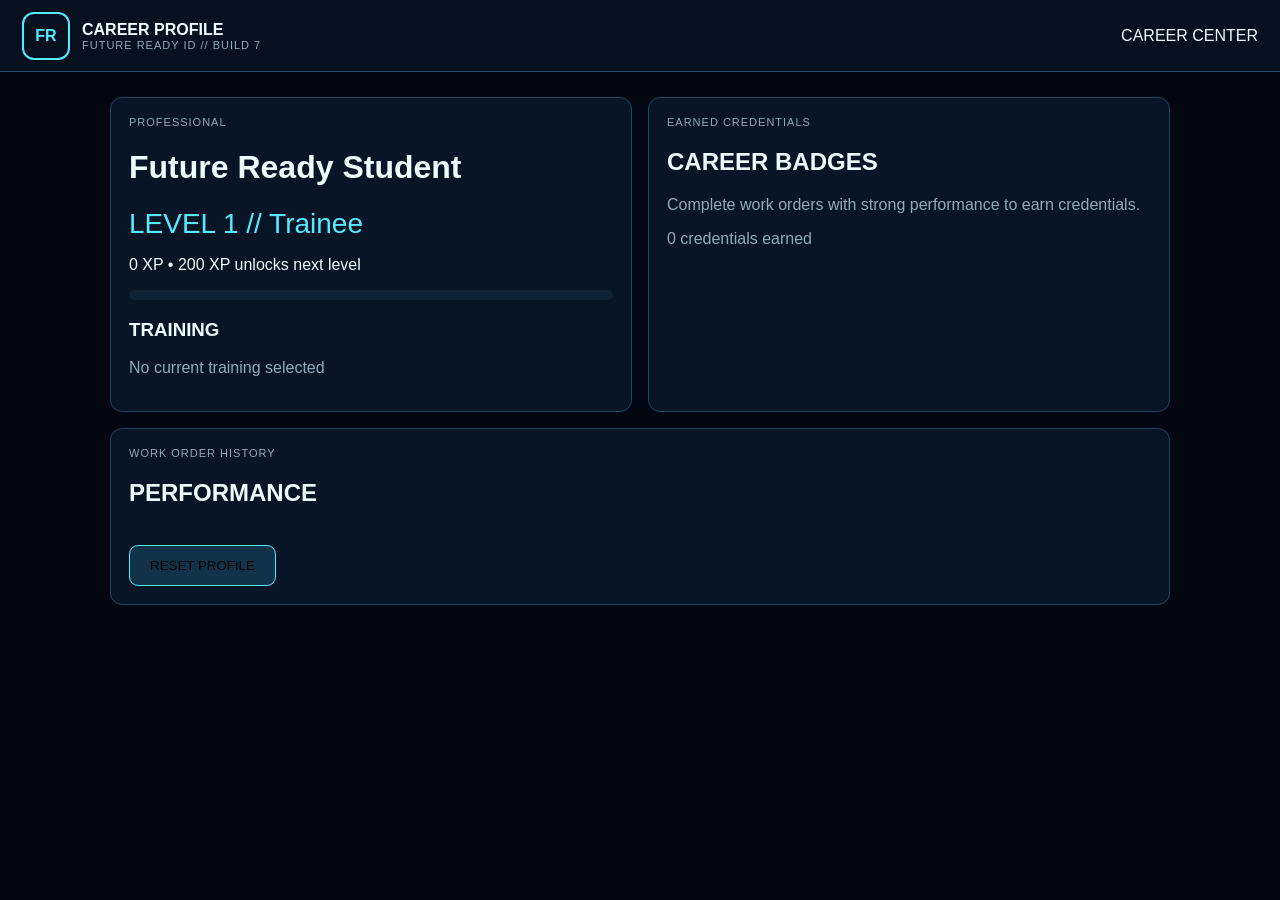
<file: profile.html>
<!doctype html><html><head><meta charset="utf-8"><meta name="viewport" content="width=device-width,initial-scale=1"><title>Career Profile</title><link rel="stylesheet" href="css/main.css"><style>.profileGrid{display:grid;grid-template-columns:1fr 1fr;gap:16px}.credential{display:inline-block;border:1px solid #ffd45d;border-radius:8px;padding:10px;margin:5px;color:#ffd45d}.stat{font-size:28px;color:#56eaff}.bar{height:10px;background:#102235;border-radius:8px;overflow:hidden}.bar i{display:block;height:100%;background:#62ffad}@media(max-width:750px){.profileGrid{grid-template-columns:1fr}}</style></head><body><div class="top"><div class="brand"><div class="logo">FR</div><div><b>CAREER PROFILE</b><div class="sub">FUTURE READY ID // BUILD 7</div></div></div><a href="career-center.html">CAREER CENTER</a></div><div class="wrap profileGrid"><div class="panel"><div class="sub">PROFESSIONAL</div><h1 id="n"></h1><p id="style" class="yellow"></p><div class="stat" id="level"></div><p id="xp"></p><div class="bar"><i id="xpbar"></i></div><h3>TRAINING</h3><p id="training" class="muted"></p></div><div class="panel"><div class="sub">EARNED CREDENTIALS</div><h2>CAREER BADGES</h2><div id="credentials"></div><p class="muted" id="credHelp"></p></div><div class="panel" style="grid-column:1/-1"><div class="sub">WORK ORDER HISTORY</div><h2>PERFORMANCE</h2><div id="history"></div><br><button class="btn" onclick="if(confirm('Reset this Future Ready profile and all progress?')){FR.reset();location.href='index.html'}">RESET PROFILE</button></div></div><script src="js/storage.js"></script><script>
let p=FR.get(),lv=FR.level(p.xp||0),floor=[0,0,200,500,900][lv]||0,next=FR.nextXP(lv);n.textContent=p.name||"Future Ready Student";style.textContent=p.style||"";level.textContent="LEVEL "+lv+" // "+FR.levelName(lv);xp.textContent=(p.xp||0)+" XP"+(lv<4?" • "+next+" XP unlocks next level":" • Highest current level");xpbar.style.width=(lv>=4?100:Math.max(0,Math.min(100,((p.xp||0)-floor)/(next-floor)*100)))+"%";training.textContent=(p.training||[]).join(" • ")||"No current training selected";let cr=p.credentials||[];credentials.innerHTML=cr.length?cr.map(x=>'<span class="credential">◆ '+x+'</span>').join(""):"<p class='muted'>Complete work orders with strong performance to earn credentials.</p>";credHelp.textContent=cr.length+" credential"+(cr.length===1?"":"s")+" earned";let prog=p.progress||{};history.innerHTML=Object.keys(prog).length?Object.entries(prog).map(([k,v])=>'<div class="panel" style="margin:8px 0"><b>'+FR.careerNames[k]+'</b> <span class="yellow">'+(v.best||0)+'% best</span><div class="sub">'+(v.attempts||1)+' attempt(s) • Technical '+v.technical+' • AI '+v.ai+' • Verification '+v.verification+' • Judgment '+v.judgment+'</div></div>').join(""):"<p class='muted'>No completed work orders yet.</p>";
</script></body></html>
</file>
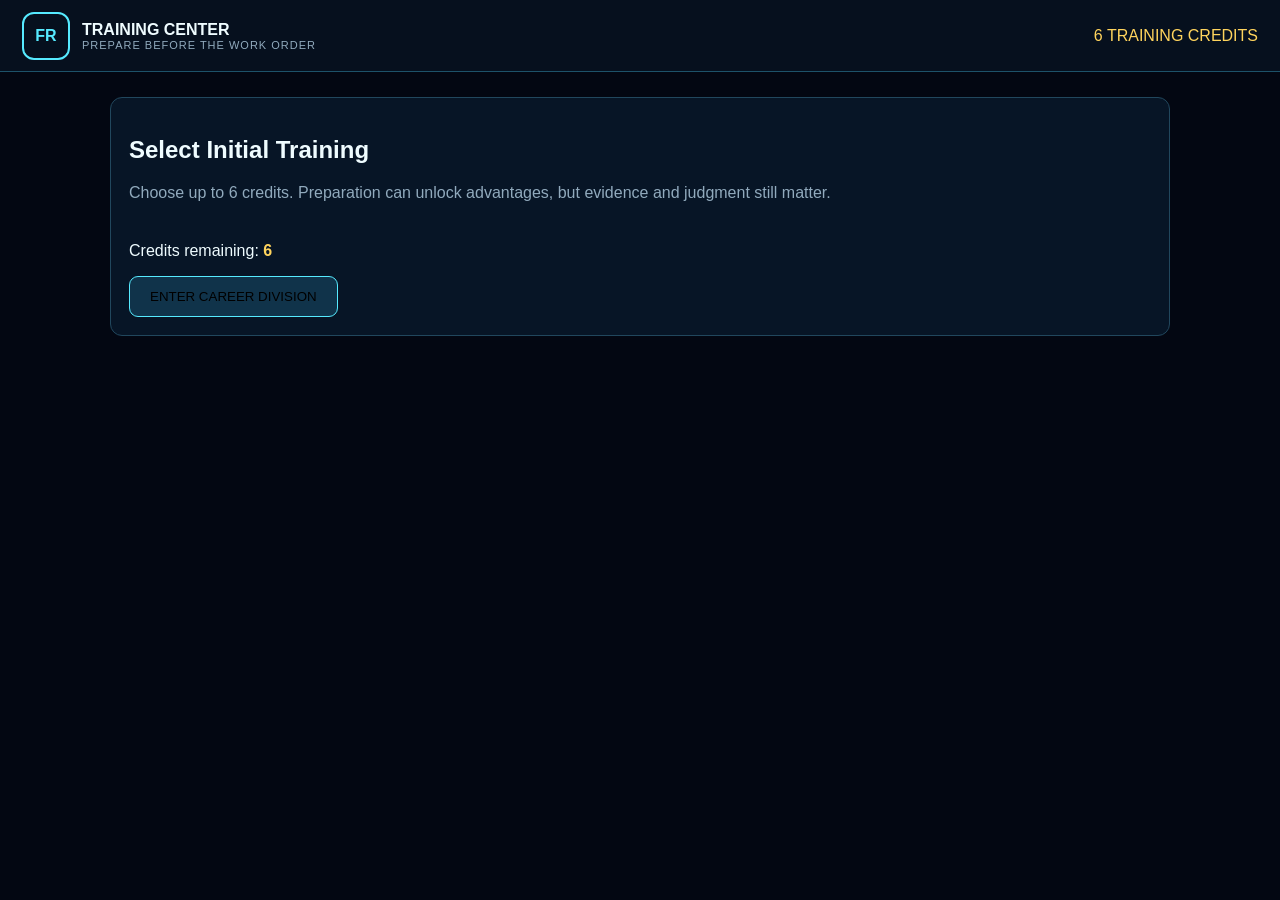
<file: training.html>
<!doctype html><html><head><meta charset="utf-8"><meta name="viewport" content="width=device-width,initial-scale=1"><title>Training</title><link rel="stylesheet" href="css/main.css"></head><body><div class="top"><div class="brand"><div class="logo">FR</div><div><b>TRAINING CENTER</b><div class="sub">PREPARE BEFORE THE WORK ORDER</div></div></div><div class="yellow">6 TRAINING CREDITS</div></div><div class="wrap"><div class="panel"><h2>Select Initial Training</h2><p class="muted">Choose up to 6 credits. Preparation can unlock advantages, but evidence and judgment still matter.</p><div id="list" class="cards" style="grid-template-columns:repeat(3,1fr);margin:20px 0"></div><p>Credits remaining: <b id="credits" class="yellow">6</b></p><button class="btn" id="go">ENTER CAREER DIVISION</button></div></div><script src="js/storage.js"></script><script>let p=FR.get(),left=6,sel=[];fetch("data/training.json").then(r=>r.json()).then(d=>{window.a=d[p.career]||[];list.innerHTML=a.map((x,i)=>'<div class="card" id="t'+i+'" onclick="pick('+i+','+x[1]+')"><h3>'+x[0]+'</h3><span class="yellow">'+x[1]+' credits</span></div>').join("")});function pick(i,c){let j=sel.indexOf(i);if(j>=0){sel.splice(j,1);left+=c}else if(left>=c){sel.push(i);left-=c}else return;credits.textContent=left;document.getElementById("t"+i).style.borderColor=sel.includes(i)?"#62ffad":"#275168"}go.onclick=()=>{FR.patch({training:sel.map(i=>a[i][0])});location.href="mission.html"}</script></body></html>
</file>
<file: css/main.css>
*{box-sizing:border-box}body{margin:0;background:#030712;color:#effcff;font-family:Arial,sans-serif;min-height:100vh}a{color:inherit;text-decoration:none}.top{height:72px;display:flex;align-items:center;justify-content:space-between;padding:10px 22px;background:#06101e;border-bottom:1px solid #1d5269}.brand{display:flex;gap:12px;align-items:center}.logo{width:48px;height:48px;border:2px solid #56eaff;border-radius:12px;display:grid;place-items:center;color:#56eaff;font-weight:900}.sub{font-size:11px;color:#91aabd;letter-spacing:1px}.hero{max-width:1100px;margin:auto;padding:60px 24px;text-align:center}.hero h1{font-size:46px;letter-spacing:4px;margin:12px}.hero p{max-width:800px;margin:12px auto;color:#bdd1dd;line-height:1.6}.btn{display:inline-block;background:#10334a;border:1px solid #56eaff;border-radius:9px;padding:12px 20px;cursor:pointer}.btn:hover{background:#17465f}.cards{max-width:1100px;margin:20px auto;display:grid;grid-template-columns:repeat(4,1fr);gap:14px}.card{background:#09192b;border:1px solid #275168;border-radius:14px;padding:18px;cursor:pointer}.card:hover{border-color:#56eaff;transform:translateY(-2px)}.card h3{color:#56eaff}.panel{background:#071526;border:1px solid #21475d;border-radius:12px;padding:18px}.wrap{max-width:1100px;margin:25px auto;padding:0 20px}.grid2{display:grid;grid-template-columns:1fr 1fr;gap:16px}.muted{color:#91aabd}.yellow{color:#ffd45d}@media(max-width:850px){.cards,.grid2{grid-template-columns:1fr 1fr}}@media(max-width:550px){.cards,.grid2{grid-template-columns:1fr}}
</file>
